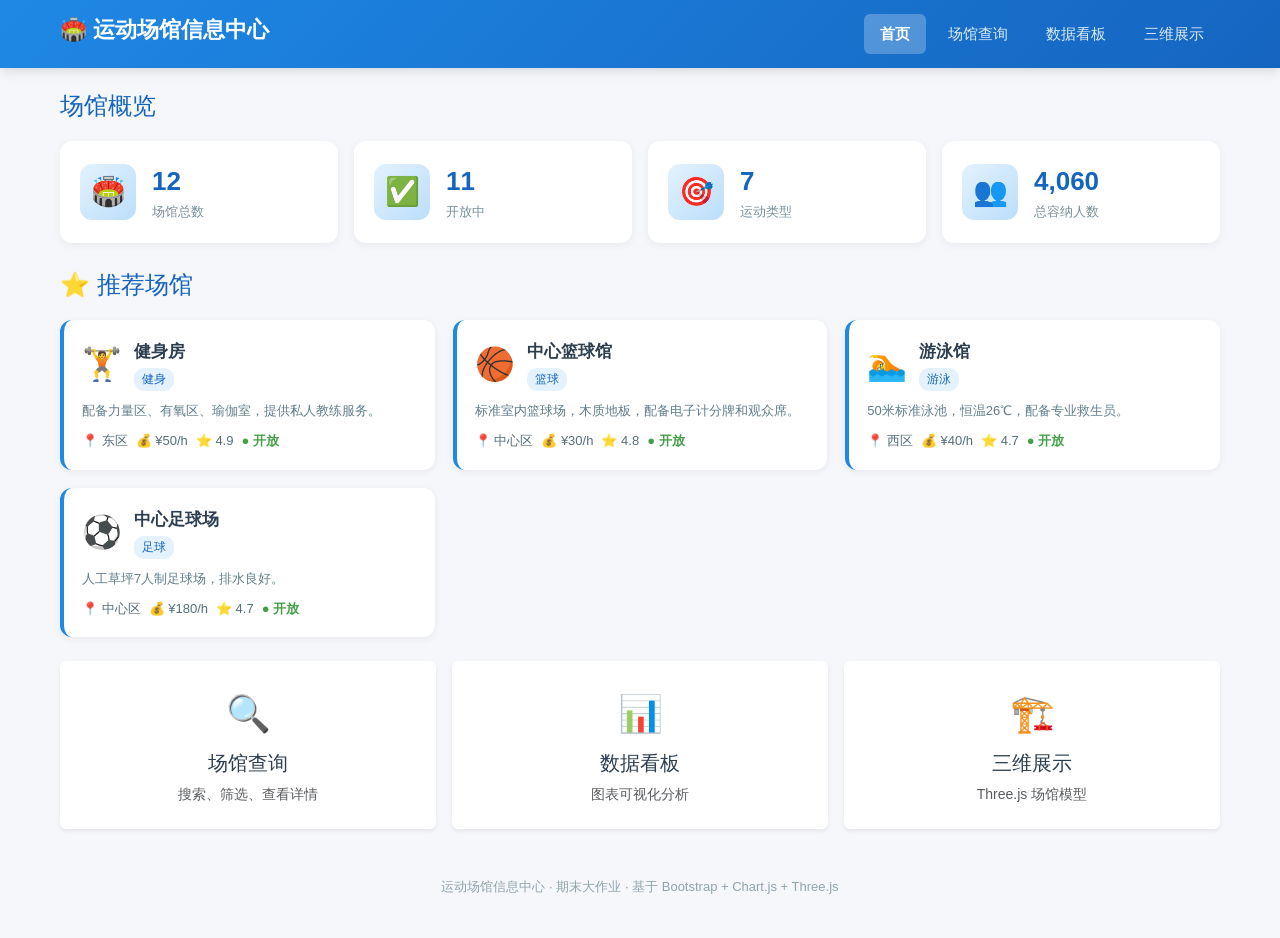
<file: index.html>
﻿<!DOCTYPE html>
<html lang="zh-CN">
<head>
  <meta charset="UTF-8">
  <meta name="viewport" content="width=device-width, initial-scale=1.0">
  <title>运动场馆信息中心 - 首页</title>
  <link href="https://cdn.jsdelivr.net/npm/bootstrap@5.3.2/dist/css/bootstrap.min.css" rel="stylesheet">
  <link rel="stylesheet" href="css/style.css">
</head>
<body>
  <header class="site-header">
    <div class="header-inner">
      <h1 class="logo">🏟️ 运动场馆信息中心</h1>
      <nav class="nav-links">
        <a href="index.html" class="active">首页</a>
        <a href="venues.html">场馆查询</a>
        <a href="dashboard.html">数据看板</a>
        <a href="3d.html">三维展示</a>
      </nav>
    </div>
  </header>

  <main class="container">
    <section>
      <h2 class="page-title">场馆概览</h2>
      <div class="stats-grid" id="statsGrid"></div>
    </section>

    <section>
      <h2 class="page-title">⭐ 推荐场馆</h2>
      <div class="venue-grid" id="recommendGrid"></div>
    </section>

    <section class="mt-4">
      <div class="row g-3">
        <div class="col-md-4">
          <a href="venues.html" class="text-decoration-none">
            <div class="p-4 bg-white rounded shadow-sm text-center h-100">
              <div style="font-size:36px">🔍</div>
              <h5 class="mt-2">场馆查询</h5>
              <p class="text-muted small mb-0">搜索、筛选、查看详情</p>
            </div>
          </a>
        </div>
        <div class="col-md-4">
          <a href="dashboard.html" class="text-decoration-none">
            <div class="p-4 bg-white rounded shadow-sm text-center h-100">
              <div style="font-size:36px">📊</div>
              <h5 class="mt-2">数据看板</h5>
              <p class="text-muted small mb-0">图表可视化分析</p>
            </div>
          </a>
        </div>
        <div class="col-md-4">
          <a href="3d.html" class="text-decoration-none">
            <div class="p-4 bg-white rounded shadow-sm text-center h-100">
              <div style="font-size:36px">🏗️</div>
              <h5 class="mt-2">三维展示</h5>
              <p class="text-muted small mb-0">Three.js 场馆模型</p>
            </div>
          </a>
        </div>
      </div>
    </section>
  </main>

  <footer class="site-footer">
    <p>运动场馆信息中心 · 期末大作业 · 基于 Bootstrap + Chart.js + Three.js</p>
  </footer>

  <script src="https://cdn.jsdelivr.net/npm/bootstrap@5.3.2/dist/js/bootstrap.bundle.min.js"></script>
  <script src="js/data.js"></script>
  <script src="js/main.js"></script>
</body>
</html>
</file>
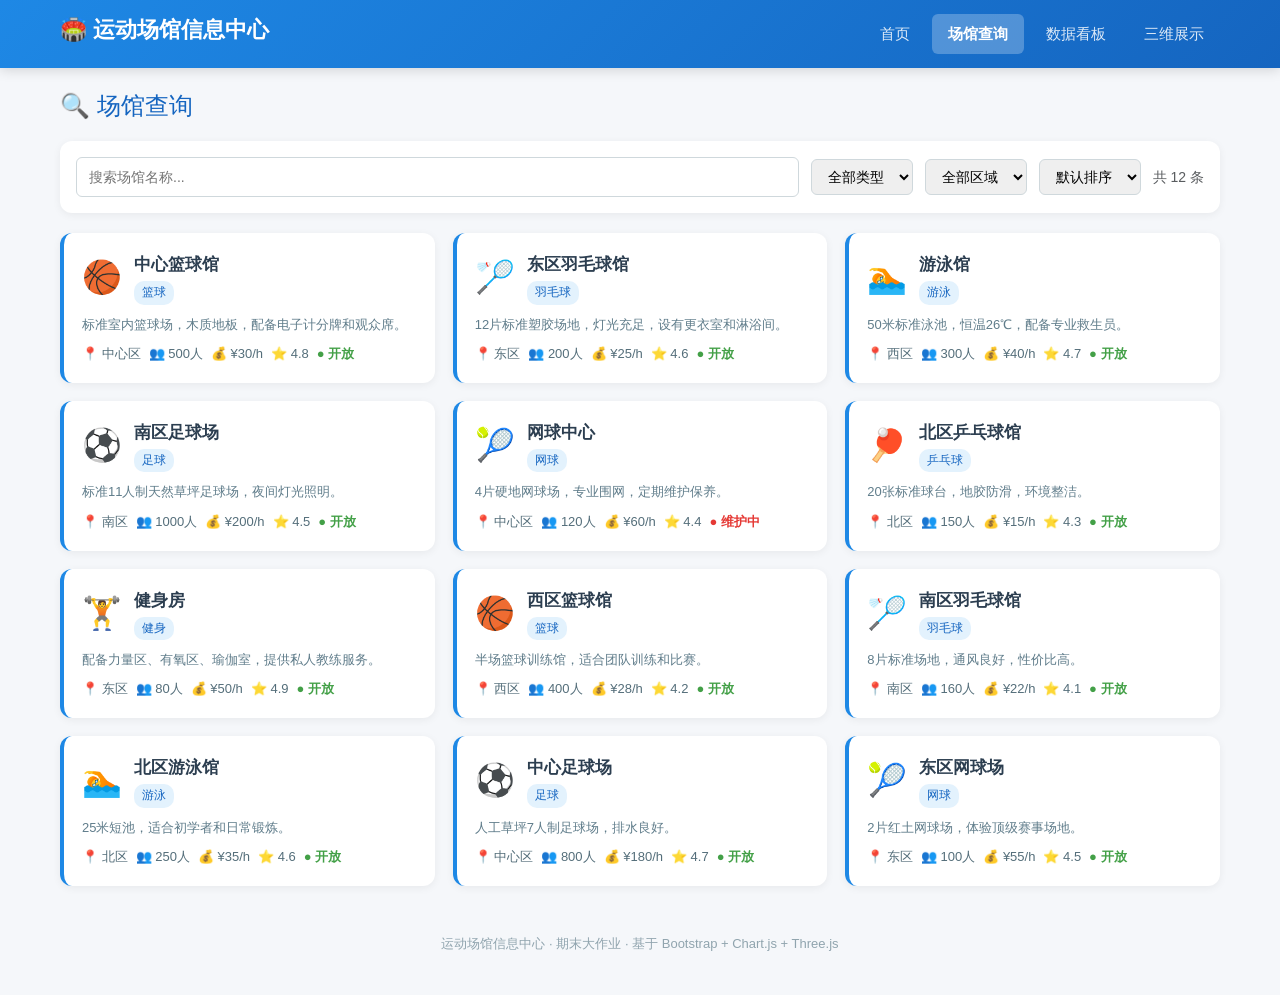
<file: venues.html>
﻿<!DOCTYPE html>
<html lang="zh-CN">
<head>
  <meta charset="UTF-8">
  <meta name="viewport" content="width=device-width, initial-scale=1.0">
  <title>运动场馆信息中心 - 场馆查询</title>
  <link href="https://cdn.jsdelivr.net/npm/bootstrap@5.3.2/dist/css/bootstrap.min.css" rel="stylesheet">
  <link rel="stylesheet" href="css/style.css">
</head>
<body>
  <header class="site-header">
    <div class="header-inner">
      <h1 class="logo">🏟️ 运动场馆信息中心</h1>
      <nav class="nav-links">
        <a href="index.html">首页</a>
        <a href="venues.html" class="active">场馆查询</a>
        <a href="dashboard.html">数据看板</a>
        <a href="3d.html">三维展示</a>
      </nav>
    </div>
  </header>

  <main class="container">
    <h2 class="page-title">🔍 场馆查询</h2>

    <div class="filter-bar">
      <input type="text" id="searchInput" placeholder="搜索场馆名称...">
      <select id="typeFilter"><option value="">全部类型</option></select>
      <select id="areaFilter"><option value="">全部区域</option></select>
      <select id="sortSelect">
        <option value="default">默认排序</option>
        <option value="priceAsc">价格 ↑</option>
        <option value="priceDesc">价格 ↓</option>
        <option value="ratingDesc">评分 ↓</option>
        <option value="capacityDesc">容量 ↓</option>
      </select>
      <span class="ms-auto text-muted small" id="resultCount">共 0 条</span>
    </div>

    <div class="venue-grid" id="venueGrid"></div>

    <div class="modal fade" id="venueModal" tabindex="-1">
      <div class="modal-dialog modal-dialog-centered">
        <div class="modal-content">
          <div class="modal-header">
            <h5 class="modal-title" id="modalTitle">场馆详情</h5>
            <button type="button" class="btn-close" data-bs-dismiss="modal"></button>
          </div>
          <div class="modal-body" id="modalBody"></div>
          <div class="modal-footer">
            <button type="button" class="btn btn-secondary" data-bs-dismiss="modal">关闭</button>
            <button type="button" class="btn btn-primary" id="bookBtn">立即预约</button>
          </div>
        </div>
      </div>
    </div>
  </main>

  <footer class="site-footer">
    <p>运动场馆信息中心 · 期末大作业 · 基于 Bootstrap + Chart.js + Three.js</p>
  </footer>

  <script src="https://cdn.jsdelivr.net/npm/bootstrap@5.3.2/dist/js/bootstrap.bundle.min.js"></script>
  <script src="js/data.js"></script>
  <script src="js/venues.js"></script>
</body>
</html>
</file>
<file: css/style.css>
/* 运动场馆信息中心 - 公共样式 */

* {
  margin: 0;
  padding: 0;
  box-sizing: border-box;
}

body {
  font-family: -apple-system, "Segoe UI", "Microsoft YaHei", sans-serif;
  background: #f5f7fa;
  color: #2c3e50;
  line-height: 1.6;
  min-height: 100vh;
}

a { text-decoration: none; color: inherit; }
ul { list-style: none; }
button { cursor: pointer; font-family: inherit; border: none; background: none; }

/* ========== 顶部导航 ========== */
.site-header {
  background: linear-gradient(135deg, #1e88e5 0%, #1565c0 100%);
  color: #fff;
  position: sticky;
  top: 0;
  z-index: 100;
  box-shadow: 0 2px 12px rgba(0, 0, 0, 0.15);
}

.header-inner {
  max-width: 1200px;
  margin: 0 auto;
  padding: 14px 20px;
  display: flex;
  align-items: center;
  justify-content: space-between;
  gap: 16px;
}

.logo {
  font-size: 22px;
  font-weight: 700;
  white-space: nowrap;
}

.nav-links {
  display: flex;
  gap: 6px;
}

.nav-links a {
  padding: 8px 16px;
  border-radius: 6px;
  font-size: 15px;
  color: rgba(255, 255, 255, 0.85);
  transition: all 0.2s;
}

.nav-links a:hover {
  background: rgba(255, 255, 255, 0.15);
  color: #fff;
}

.nav-links a.active {
  background: rgba(255, 255, 255, 0.25);
  color: #fff;
  font-weight: 600;
}

/* ========== 主容器 ========== */
.container {
  max-width: 1200px;
  margin: 0 auto;
  padding: 24px 20px;
}

.page-title {
  font-size: 24px;
  margin-bottom: 20px;
  color: #1565c0;
}

/* ========== 统计卡片 ========== */
.stats-grid {
  display: grid;
  grid-template-columns: repeat(auto-fit, minmax(200px, 1fr));
  gap: 16px;
  margin-bottom: 28px;
}

.stat-card {
  background: #fff;
  border-radius: 12px;
  padding: 20px;
  box-shadow: 0 2px 8px rgba(0, 0, 0, 0.06);
  display: flex;
  align-items: center;
  gap: 16px;
  transition: transform 0.15s, box-shadow 0.15s;
}

.stat-card:hover {
  transform: translateY(-3px);
  box-shadow: 0 6px 18px rgba(0, 0, 0, 0.1);
}

.stat-icon {
  width: 56px;
  height: 56px;
  border-radius: 12px;
  display: flex;
  align-items: center;
  justify-content: center;
  font-size: 28px;
  background: linear-gradient(135deg, #e3f2fd, #bbdefb);
  flex-shrink: 0;
}

.stat-info .num {
  font-size: 26px;
  font-weight: 700;
  color: #1565c0;
}

.stat-info .label {
  font-size: 13px;
  color: #78909c;
}

/* ========== 场馆卡片 ========== */
.venue-grid {
  display: grid;
  grid-template-columns: repeat(auto-fill, minmax(280px, 1fr));
  gap: 18px;
}

.venue-card {
  background: #fff;
  border-radius: 12px;
  padding: 18px;
  box-shadow: 0 2px 8px rgba(0, 0, 0, 0.06);
  transition: transform 0.15s, box-shadow 0.15s;
  border-left: 4px solid #1e88e5;
}

.venue-card:hover {
  transform: translateY(-3px);
  box-shadow: 0 6px 18px rgba(0, 0, 0, 0.1);
}

.venue-card .card-head {
  display: flex;
  align-items: center;
  gap: 12px;
  margin-bottom: 10px;
}

.venue-card .card-icon {
  font-size: 32px;
}

.venue-card .card-name {
  font-size: 17px;
  font-weight: 600;
}

.venue-card .card-type {
  display: inline-block;
  font-size: 12px;
  padding: 2px 8px;
  border-radius: 10px;
  background: #e3f2fd;
  color: #1565c0;
}

.venue-card .card-desc {
  font-size: 13px;
  color: #607d8b;
  margin: 8px 0;
  line-height: 1.5;
}

.venue-card .card-meta {
  display: flex;
  flex-wrap: wrap;
  gap: 8px;
  font-size: 13px;
  color: #546e7a;
  margin-top: 10px;
}

.venue-card .meta-item {
  display: flex;
  align-items: center;
  gap: 4px;
}

.status-open { color: #43a047; font-weight: 600; }
.status-closed { color: #e53935; font-weight: 600; }

/* ========== 筛选栏 ========== */
.filter-bar {
  background: #fff;
  border-radius: 12px;
  padding: 16px;
  margin-bottom: 20px;
  box-shadow: 0 2px 8px rgba(0, 0, 0, 0.06);
  display: flex;
  flex-wrap: wrap;
  gap: 12px;
  align-items: center;
}

.filter-bar input,
.filter-bar select {
  padding: 8px 12px;
  border: 1px solid #cfd8dc;
  border-radius: 6px;
  font-size: 14px;
  outline: none;
}

.filter-bar input:focus,
.filter-bar select:focus {
  border-color: #1e88e5;
}

.filter-bar input { flex: 1; min-width: 180px; }

/* ========== 空数据提示 ========== */
.empty-tip {
  text-align: center;
  padding: 60px 20px;
  color: #90a4ae;
  font-size: 15px;
}

/* ========== 图表容器 ========== */
.chart-grid {
  display: grid;
  grid-template-columns: repeat(auto-fit, minmax(400px, 1fr));
  gap: 20px;
}

.chart-box {
  background: #fff;
  border-radius: 12px;
  padding: 20px;
  box-shadow: 0 2px 8px rgba(0, 0, 0, 0.06);
}

.chart-box h3 {
  font-size: 16px;
  margin-bottom: 14px;
  color: #37474f;
}

/* ========== 3D 容器 ========== */
#three-container {
  width: 100%;
  height: 500px;
  background: #1a1a2e;
  border-radius: 12px;
  overflow: hidden;
  position: relative;
}

/* ========== 页脚 ========== */
.site-footer {
  text-align: center;
  padding: 24px 20px;
  color: #90a4ae;
  font-size: 13px;
}

/* ========== 响应式 ========== */
@media (max-width: 768px) {
  .header-inner { flex-wrap: wrap; }
  .logo { font-size: 18px; }
  .nav-links { width: 100%; overflow-x: auto; }
  .nav-links a { padding: 6px 12px; font-size: 13px; white-space: nowrap; }
  .page-title { font-size: 20px; }
  .stat-icon { width: 48px; height: 48px; font-size: 24px; }
  .stat-info .num { font-size: 22px; }
  .chart-grid { grid-template-columns: 1fr; }
}
</file>
